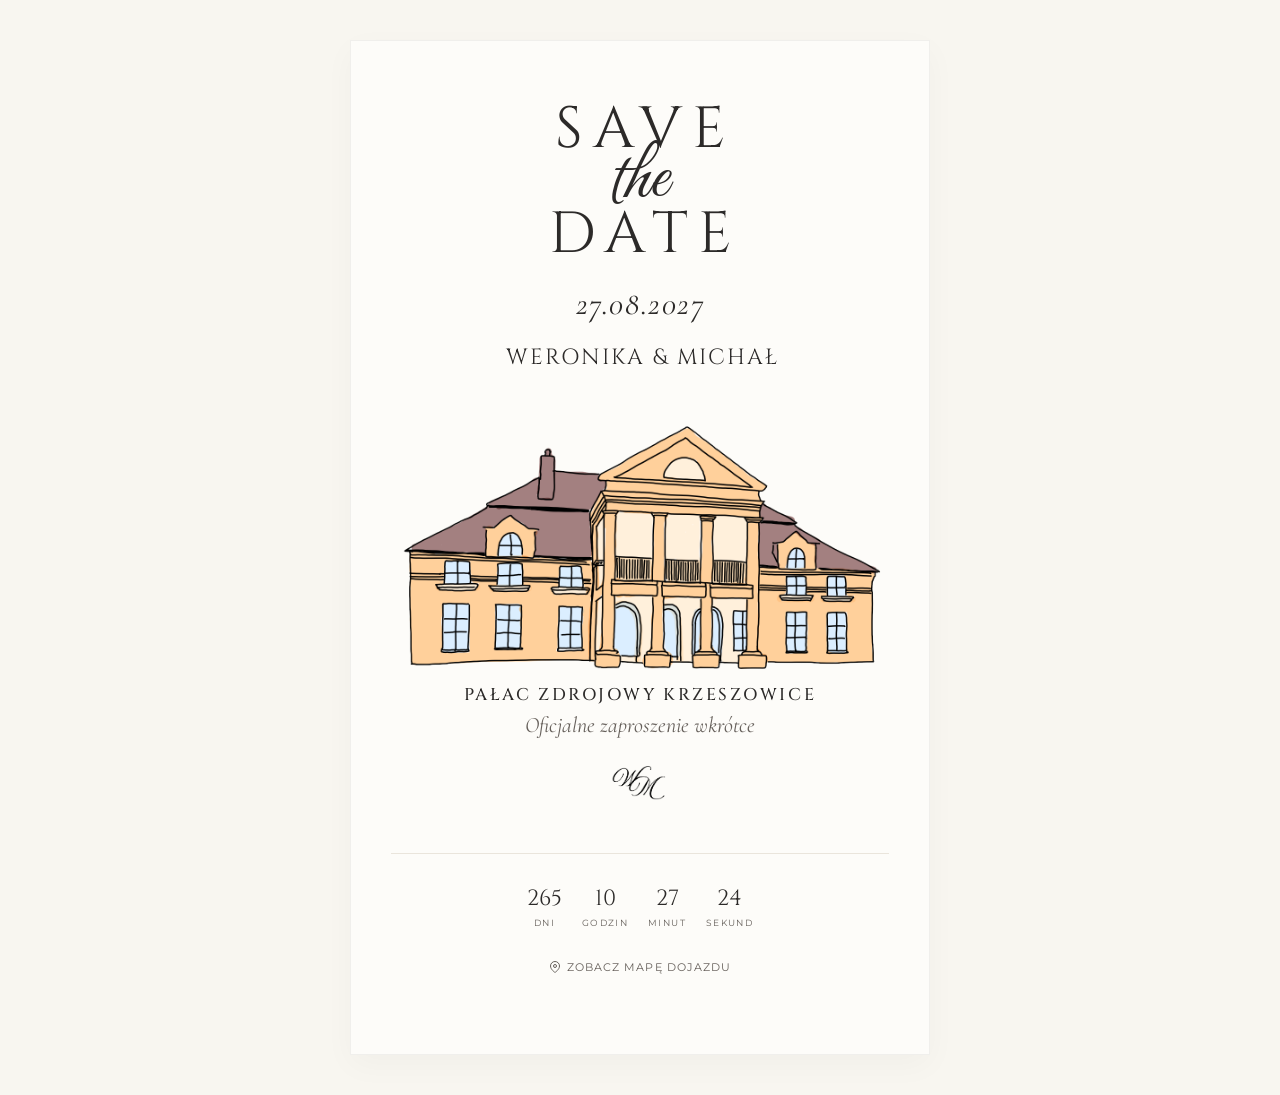
<file: x9f2-9k1a-pl98/index.html>
<!DOCTYPE html>
<html lang="pl">
<head>
  <meta charset="UTF-8">
  <meta name="viewport" content="width=device-width, initial-scale=1.0">
  <title>Save the Date - Weronika & Michał</title>
  <link rel="preconnect" href="https://fonts.googleapis.com">
  <link rel="preconnect" href="https://fonts.gstatic.com" crossorigin>
  <link href="https://fonts.googleapis.com/css2?family=Cinzel:wght@400;500;600&family=Cormorant+Garamond:ital,wght@0,400;0,600;1,400;1,600&family=Great+Vibes&family=Montserrat:wght@300;400&display=swap" rel="stylesheet">
  <link rel="stylesheet" href="style.css">
</head>
<body>

  <div class="card-container">

    <!-- NAGŁÓWEK -->
    <div class="header-group">
      <div class="title-save">SAVE</div>
      <div class="title-the">the</div>
      <div class="title-date">DATE</div>
    </div>

    <!-- DATA I IMIONA -->
    <div class="date-display">27.08.2027</div>
    <div class="names-display">WERONIKA & MICHAŁ</div>

    <!-- ILUSTRACJA PAŁACU I WIANEK SVG -->
    <div class="illustration-wrapper">
        <img class="palace-svg" src="img/palac.png" alt="Ilustracja">
    </div>

    <!-- LOKALIZACJA -->
    <div class="location-title">Pałac Zdrojowy Krzeszowice</div>

    <div class="subtitle-note">Oficjalne zaproszenie wkrótce</div>

    <!-- MONOGRAM -->
    <div class="monogram-wrapper">
        <img class="monogram-svg" src="img/inicjaly.png" alt="Inicjaly">
    </div>

    <!-- ODLICZANIE CZASU I AKCJE -->
    <div class="countdown-section">
      <div class="countdown-grid">
        <div class="countdown-item">
          <span class="countdown-num" id="days">---</span>
          <span class="countdown-label">Dni</span>
        </div>
        <div class="countdown-item">
          <span class="countdown-num" id="hours">--</span>
          <span class="countdown-label">Godzin</span>
        </div>
        <div class="countdown-item">
          <span class="countdown-num" id="minutes">--</span>
          <span class="countdown-label">Minut</span>
        </div>
        <div class="countdown-item">
          <span class="countdown-num" id="seconds">--</span>
          <span class="countdown-label">Sekund</span>
        </div>
      </div>
      <!-- LINK DO MAPY -->
      <a href="https://maps.google.com/?q=Palac+Zdrojowy+Krzeszowice" target="_blank" class="map-link">
        <svg width="12" height="12" viewBox="0 0 24 24" fill="none" stroke="currentColor" stroke-width="2">
          <path d="M21 10c0 7-9 13-9 13s-9-6-9-13a9 9 0 0 1 18 0z"></path>
          <circle cx="12" cy="10" r="3"></circle>
        </svg>
        Zobacz mapę dojazdu
      </a>
    </div>
  </div>

  <script>
    // Odliczanie do 27.08.2027
    const targetDate = new Date('2027-08-27T16:00:00').getTime();

    function updateCountdown() {
      const now = new Date().getTime();
      const difference = targetDate - now;

      if (difference > 0) {
        const days = Math.floor(difference / (1000 * 60 * 60 * 24));
        const hours = Math.floor((difference % (1000 * 60 * 60 * 24)) / (1000 * 60 * 60));
        const minutes = Math.floor((difference % (1000 * 60 * 60)) / (1000 * 60));
        const seconds = Math.floor((difference % (1000 * 60)) / 1000);

        document.getElementById('days').innerText = days;
        document.getElementById('hours').innerText = hours < 10 ? '0' + hours : hours;
        document.getElementById('minutes').innerText = minutes < 10 ? '0' + minutes : minutes;
        document.getElementById('seconds').innerText = seconds < 10 ? '0' + seconds : seconds;
      } else {
        document.getElementById('days').innerText = '0';
        document.getElementById('hours').innerText = '00';
        document.getElementById('minutes').innerText = '00';
        document.getElementById('seconds').innerText = '00';
      }
    }

    setInterval(updateCountdown, 1000);
    updateCountdown();
  </script>
</body>
</html>
</file>
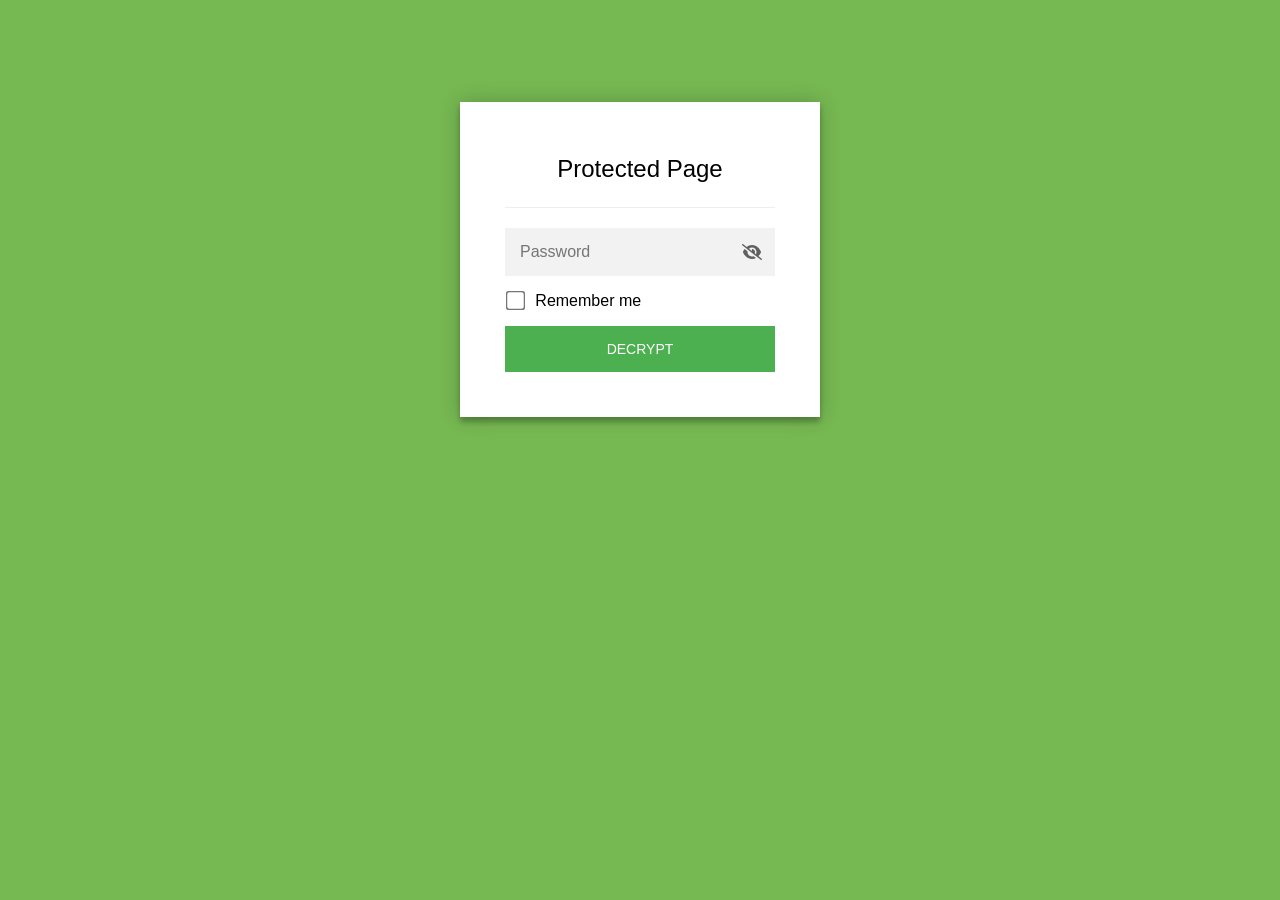
<file: x9f2-9k1a-pl98/encrypted.html>
<!DOCTYPE html>
<html class="staticrypt-html">
    <head>
        <meta charset="utf-8" />
        <title>Protected Page</title>
        <meta name="viewport" content="width=device-width, initial-scale=1" />

        <!-- do not cache this page -->
        <meta http-equiv="cache-control" content="max-age=0" />
        <meta http-equiv="cache-control" content="no-cache" />
        <meta http-equiv="expires" content="0" />
        <meta http-equiv="expires" content="Tue, 01 Jan 1980 1:00:00 GMT" />
        <meta http-equiv="pragma" content="no-cache" />

        <style>
            .staticrypt-hr {
                margin-top: 20px;
                margin-bottom: 20px;
                border: 0;
                border-top: 1px solid #eee;
            }

            .staticrypt-page {
                width: 360px;
                padding: 8% 0 0;
                margin: auto;
                box-sizing: border-box;
            }

            .staticrypt-form {
                position: relative;
                z-index: 1;
                background: #ffffff;
                max-width: 360px;
                margin: 0 auto 100px;
                padding: 45px;
                text-align: center;
                box-shadow: 0 0 20px 0 rgba(0, 0, 0, 0.2), 0 5px 5px 0 rgba(0, 0, 0, 0.24);
            }

            .staticrypt-form input[type="password"],
            input[type="text"] {
                background: inherit;
                border: 0;
                box-sizing: border-box; /* This ensures padding is included in the total width */
                font-size: 14px;
                outline: 0;
                padding: 15px 30px 15px 15px; /* Adjust the padding to ensure there is space for the icon */
                width: 100%;
            }

            .staticrypt-password-container {
                position: relative;
                outline: 0;
                background: #f2f2f2;
                width: 100%;
                border: 0;
                margin: 0 0 15px;
                box-sizing: border-box;
            }

            .staticrypt-toggle-password-visibility {
                cursor: pointer;
                height: 20px;
                opacity: 60%;
                padding: 13px;
                position: absolute;
                right: 0;
                top: 50%;
                transform: translateY(-50%);
                width: 20px;
            }

            .staticrypt-form .staticrypt-decrypt-button {
                text-transform: uppercase;
                outline: 0;
                background: #4CAF50;
                width: 100%;
                border: 0;
                padding: 15px;
                color: #ffffff;
                font-size: 14px;
                cursor: pointer;
            }

            .staticrypt-form .staticrypt-decrypt-button:hover,
            .staticrypt-form .staticrypt-decrypt-button:active,
            .staticrypt-form .staticrypt-decrypt-button:focus {
                background: #4CAF50;
                filter: brightness(92%);
            }

            .staticrypt-html {
                height: 100%;
            }

            .staticrypt-body {
                height: 100%;
                margin: 0;
            }

            .staticrypt-content {
                height: 100%;
                margin-bottom: 1em;
                background: #76B852;
                font-family: "Arial", sans-serif;
                -webkit-font-smoothing: antialiased;
                -moz-osx-font-smoothing: grayscale;
            }

            .staticrypt-instructions {
                margin-top: -1em;
                margin-bottom: 1em;
            }

            .staticrypt-title {
                font-size: 1.5em;
            }

            label.staticrypt-remember {
                display: flex;
                align-items: center;
                margin-bottom: 1em;
            }

            .staticrypt-remember input[type="checkbox"] {
                transform: scale(1.5);
                margin-right: 1em;
            }

            .hidden {
                display: none !important;
            }

            .staticrypt-spinner-container {
                height: 100%;
                display: flex;
                align-items: center;
                justify-content: center;
            }

            .staticrypt-spinner {
                display: inline-block;
                width: 2rem;
                height: 2rem;
                vertical-align: text-bottom;
                border: 0.25em solid gray;
                border-right-color: transparent;
                border-radius: 50%;
                -webkit-animation: spinner-border 0.75s linear infinite;
                animation: spinner-border 0.75s linear infinite;
                animation-duration: 0.75s;
                animation-timing-function: linear;
                animation-delay: 0s;
                animation-iteration-count: infinite;
                animation-direction: normal;
                animation-fill-mode: none;
                animation-play-state: running;
                animation-name: spinner-border;
            }

            @keyframes spinner-border {
                100% {
                    transform: rotate(360deg);
                }
            }

            @media screen and (-webkit-min-device-pixel-ratio: 0) {
                .staticrypt-form input[type="password"],
                input[type="text"] {
                    font-size: 16px;
                }
            }
        </style>
    </head>

    <body class="staticrypt-body">
        <div id="staticrypt_loading" class="staticrypt-spinner-container">
            <div class="staticrypt-spinner"></div>
        </div>

        <div id="staticrypt_content" class="staticrypt-content hidden">
            <div class="staticrypt-page">
                <div class="staticrypt-form">
                    <div class="staticrypt-instructions">
                        <p class="staticrypt-title">Protected Page</p>
                        <p></p>
                    </div>

                    <hr class="staticrypt-hr" />

                    <form id="staticrypt-form" action="#" method="post">
                        <div class="staticrypt-password-container">
                            <input
                                id="staticrypt-password"
                                type="password"
                                name="password"
                                placeholder="Password"
                                autofocus
                            />

                            <img
                                class="staticrypt-toggle-password-visibility"
                                alt="template_toggle_show"
                                title="template_toggle_show"
                                src="[data-uri]"
                            />
                        </div>

                        <label id="staticrypt-remember-label" class="staticrypt-remember hidden">
                            <input id="staticrypt-remember" type="checkbox" name="remember" />
                            Remember me
                        </label>

                        <input type="submit" class="staticrypt-decrypt-button" value="DECRYPT" />
                    </form>
                </div>
            </div>
        </div>

        <script>
            // these variables will be filled when generating the file - the template format is 'variable_name'
            const staticryptInitiator =
            ((function(){
  const exports = {};
  const cryptoEngine = ((function(){
  const exports = {};
  const { subtle } = crypto;

const IV_BITS = 16 * 8;
const HEX_BITS = 4;
const ENCRYPTION_ALGO = "AES-CBC";

/**
 * Translates between utf8 encoded hexadecimal strings
 * and Uint8Array bytes.
 */
const HexEncoder = {
    /**
     * hex string -> bytes
     * @param {string} hexString
     * @returns {Uint8Array}
     */
    parse: function (hexString) {
        if (hexString.length % 2 !== 0) throw "Invalid hexString";
        const arrayBuffer = new Uint8Array(hexString.length / 2);

        for (let i = 0; i < hexString.length; i += 2) {
            const byteValue = parseInt(hexString.substring(i, i + 2), 16);
            if (isNaN(byteValue)) {
                throw "Invalid hexString";
            }
            arrayBuffer[i / 2] = byteValue;
        }
        return arrayBuffer;
    },

    /**
     * bytes -> hex string
     * @param {Uint8Array} bytes
     * @returns {string}
     */
    stringify: function (bytes) {
        const hexBytes = [];

        for (let i = 0; i < bytes.length; ++i) {
            let byteString = bytes[i].toString(16);
            if (byteString.length < 2) {
                byteString = "0" + byteString;
            }
            hexBytes.push(byteString);
        }
        return hexBytes.join("");
    },
};

/**
 * Translates between utf8 strings and Uint8Array bytes.
 */
const UTF8Encoder = {
    parse: function (str) {
        return new TextEncoder().encode(str);
    },

    stringify: function (bytes) {
        return new TextDecoder().decode(bytes);
    },
};

/**
 * Salt and encrypt a msg with a password.
 */
async function encrypt(msg, hashedPassword) {
    // Must be 16 bytes, unpredictable, and preferably cryptographically random. However, it need not be secret.
    // https://developer.mozilla.org/en-US/docs/Web/API/SubtleCrypto/encrypt#parameters
    const iv = crypto.getRandomValues(new Uint8Array(IV_BITS / 8));

    const key = await subtle.importKey("raw", HexEncoder.parse(hashedPassword), ENCRYPTION_ALGO, false, ["encrypt"]);

    const encrypted = await subtle.encrypt(
        {
            name: ENCRYPTION_ALGO,
            iv: iv,
        },
        key,
        UTF8Encoder.parse(msg)
    );

    // iv will be 32 hex characters, we prepend it to the ciphertext for use in decryption
    return HexEncoder.stringify(iv) + HexEncoder.stringify(new Uint8Array(encrypted));
}
exports.encrypt = encrypt;

/**
 * Decrypt a salted msg using a password.
 *
 * @param {string} encryptedMsg
 * @param {string} hashedPassword
 * @returns {Promise<string>}
 */
async function decrypt(encryptedMsg, hashedPassword) {
    const ivLength = IV_BITS / HEX_BITS;
    const iv = HexEncoder.parse(encryptedMsg.substring(0, ivLength));
    const encrypted = encryptedMsg.substring(ivLength);

    const key = await subtle.importKey("raw", HexEncoder.parse(hashedPassword), ENCRYPTION_ALGO, false, ["decrypt"]);

    const outBuffer = await subtle.decrypt(
        {
            name: ENCRYPTION_ALGO,
            iv: iv,
        },
        key,
        HexEncoder.parse(encrypted)
    );

    return UTF8Encoder.stringify(new Uint8Array(outBuffer));
}
exports.decrypt = decrypt;

/**
 * Salt and hash the password so it can be stored in localStorage without opening a password reuse vulnerability.
 *
 * @param {string} password
 * @param {string} salt
 * @returns {Promise<string>}
 */
async function hashPassword(password, salt) {
    // we hash the password in multiple steps, each adding more iterations. This is because we used to allow less
    // iterations, so for backward compatibility reasons, we need to support going from that to more iterations.
    let hashedPassword = await hashLegacyRound(password, salt);

    hashedPassword = await hashSecondRound(hashedPassword, salt);

    return hashThirdRound(hashedPassword, salt);
}
exports.hashPassword = hashPassword;

/**
 * This hashes the password with 1k iterations. This is a low number, we need this function to support backwards
 * compatibility.
 *
 * @param {string} password
 * @param {string} salt
 * @returns {Promise<string>}
 */
function hashLegacyRound(password, salt) {
    return pbkdf2(password, salt, 1000, "SHA-1");
}
exports.hashLegacyRound = hashLegacyRound;

/**
 * Add a second round of iterations. This is because we used to use 1k, so for backwards compatibility with
 * remember-me/autodecrypt links, we need to support going from that to more iterations.
 *
 * @param hashedPassword
 * @param salt
 * @returns {Promise<string>}
 */
function hashSecondRound(hashedPassword, salt) {
    return pbkdf2(hashedPassword, salt, 14000, "SHA-256");
}
exports.hashSecondRound = hashSecondRound;

/**
 * Add a third round of iterations to bring total number to 600k. This is because we used to use 1k, then 15k, so for
 * backwards compatibility with remember-me/autodecrypt links, we need to support going from that to more iterations.
 *
 * @param hashedPassword
 * @param salt
 * @returns {Promise<string>}
 */
function hashThirdRound(hashedPassword, salt) {
    return pbkdf2(hashedPassword, salt, 585000, "SHA-256");
}
exports.hashThirdRound = hashThirdRound;

/**
 * Salt and hash the password so it can be stored in localStorage without opening a password reuse vulnerability.
 *
 * @param {string} password
 * @param {string} salt
 * @param {int} iterations
 * @param {string} hashAlgorithm
 * @returns {Promise<string>}
 */
async function pbkdf2(password, salt, iterations, hashAlgorithm) {
    const key = await subtle.importKey("raw", UTF8Encoder.parse(password), "PBKDF2", false, ["deriveBits"]);

    const keyBytes = await subtle.deriveBits(
        {
            name: "PBKDF2",
            hash: hashAlgorithm,
            iterations,
            salt: UTF8Encoder.parse(salt),
        },
        key,
        256
    );

    return HexEncoder.stringify(new Uint8Array(keyBytes));
}

function generateRandomSalt() {
    const bytes = crypto.getRandomValues(new Uint8Array(128 / 8));

    return HexEncoder.stringify(new Uint8Array(bytes));
}
exports.generateRandomSalt = generateRandomSalt;

async function signMessage(hashedPassword, message) {
    const key = await subtle.importKey(
        "raw",
        HexEncoder.parse(hashedPassword),
        {
            name: "HMAC",
            hash: "SHA-256",
        },
        false,
        ["sign"]
    );
    const signature = await subtle.sign("HMAC", key, UTF8Encoder.parse(message));

    return HexEncoder.stringify(new Uint8Array(signature));
}
exports.signMessage = signMessage;

function getRandomAlphanum() {
    const possibleCharacters = "abcdefghijklmnopqrstuvwxyzABCDEFGHIJKLMNOPQRSTUVWXYZ0123456789";

    let byteArray;
    let parsedInt;

    // Keep generating new random bytes until we get a value that falls
    // within a range that can be evenly divided by possibleCharacters.length
    do {
        byteArray = crypto.getRandomValues(new Uint8Array(1));
        // extract the lowest byte to get an int from 0 to 255 (probably unnecessary, since we're only generating 1 byte)
        parsedInt = byteArray[0] & 0xff;
    } while (parsedInt >= 256 - (256 % possibleCharacters.length));

    // Take the modulo of the parsed integer to get a random number between 0 and totalLength - 1
    const randomIndex = parsedInt % possibleCharacters.length;

    return possibleCharacters[randomIndex];
}

/**
 * Generate a random string of a given length.
 *
 * @param {int} length
 * @returns {string}
 */
function generateRandomString(length) {
    let randomString = "";

    for (let i = 0; i < length; i++) {
        randomString += getRandomAlphanum();
    }

    return randomString;
}
exports.generateRandomString = generateRandomString;

  return exports;
})());
const codec = ((function(){
  const exports = {};
  /**
 * Initialize the codec with the provided cryptoEngine - this return functions to encode and decode messages.
 *
 * @param cryptoEngine - the engine to use for encryption / decryption
 */
function init(cryptoEngine) {
    const exports = {};

    /**
     * Top-level function for encoding a message.
     * Includes password hashing, encryption, and signing.
     *
     * @param {string} msg
     * @param {string} password
     * @param {string} salt
     *
     * @returns {string} The encoded text
     */
    async function encode(msg, password, salt) {
        const hashedPassword = await cryptoEngine.hashPassword(password, salt);

        const encrypted = await cryptoEngine.encrypt(msg, hashedPassword);

        // we use the hashed password in the HMAC because this is effectively what will be used a password (so we can store
        // it in localStorage safely, we don't use the clear text password)
        const hmac = await cryptoEngine.signMessage(hashedPassword, encrypted);

        return hmac + encrypted;
    }
    exports.encode = encode;

    /**
     * Encode using a password that has already been hashed. This is useful to encode multiple messages in a row, that way
     * we don't need to hash the password multiple times.
     *
     * @param {string} msg
     * @param {string} hashedPassword
     *
     * @returns {string} The encoded text
     */
    async function encodeWithHashedPassword(msg, hashedPassword) {
        const encrypted = await cryptoEngine.encrypt(msg, hashedPassword);

        // we use the hashed password in the HMAC because this is effectively what will be used a password (so we can store
        // it in localStorage safely, we don't use the clear text password)
        const hmac = await cryptoEngine.signMessage(hashedPassword, encrypted);

        return hmac + encrypted;
    }
    exports.encodeWithHashedPassword = encodeWithHashedPassword;

    /**
     * Top-level function for decoding a message.
     * Includes signature check and decryption.
     *
     * @param {string} signedMsg
     * @param {string} hashedPassword
     * @param {string} salt
     * @param {int} backwardCompatibleAttempt
     * @param {string} originalPassword
     *
     * @returns {Object} {success: true, decoded: string} | {success: false, message: string}
     */
    async function decode(signedMsg, hashedPassword, salt, backwardCompatibleAttempt = 0, originalPassword = "") {
        const encryptedHMAC = signedMsg.substring(0, 64);
        const encryptedMsg = signedMsg.substring(64);
        const decryptedHMAC = await cryptoEngine.signMessage(hashedPassword, encryptedMsg);

        if (decryptedHMAC !== encryptedHMAC) {
            // we have been raising the number of iterations in the hashing algorithm multiple times, so to support the old
            // remember-me/autodecrypt links we need to try bringing the old hashes up to speed.
            originalPassword = originalPassword || hashedPassword;
            if (backwardCompatibleAttempt === 0) {
                const updatedHashedPassword = await cryptoEngine.hashThirdRound(originalPassword, salt);

                return decode(signedMsg, updatedHashedPassword, salt, backwardCompatibleAttempt + 1, originalPassword);
            }
            if (backwardCompatibleAttempt === 1) {
                let updatedHashedPassword = await cryptoEngine.hashSecondRound(originalPassword, salt);
                updatedHashedPassword = await cryptoEngine.hashThirdRound(updatedHashedPassword, salt);

                return decode(signedMsg, updatedHashedPassword, salt, backwardCompatibleAttempt + 1, originalPassword);
            }

            return { success: false, message: "Signature mismatch" };
        }

        return {
            success: true,
            decoded: await cryptoEngine.decrypt(encryptedMsg, hashedPassword),
        };
    }
    exports.decode = decode;

    return exports;
}
exports.init = init;

  return exports;
})());
const decode = codec.init(cryptoEngine).decode;

/**
 * Initialize the staticrypt module, that exposes functions callbable by the password_template.
 *
 * @param {{
 *  staticryptEncryptedMsgUniqueVariableName: string,
 *  isRememberEnabled: boolean,
 *  rememberDurationInDays: number,
 *  staticryptSaltUniqueVariableName: string,
 * }} staticryptConfig - object of data that is stored on the password_template at encryption time.
 *
 * @param {{
 *  rememberExpirationKey: string,
 *  rememberPassphraseKey: string,
 *  replaceHtmlCallback: function,
 *  clearLocalStorageCallback: function,
 * }} templateConfig - object of data that can be configured by a custom password_template.
 */
function init(staticryptConfig, templateConfig) {
    const exports = {};

    /**
     * Decrypt our encrypted page, replace the whole HTML.
     *
     * @param {string} hashedPassword
     * @returns {Promise<boolean>}
     */
    async function decryptAndReplaceHtml(hashedPassword) {
        const { staticryptEncryptedMsgUniqueVariableName, staticryptSaltUniqueVariableName } = staticryptConfig;
        const { replaceHtmlCallback } = templateConfig;

        const result = await decode(
            staticryptEncryptedMsgUniqueVariableName,
            hashedPassword,
            staticryptSaltUniqueVariableName
        );
        if (!result.success) {
            return false;
        }
        const plainHTML = result.decoded;

        // if the user configured a callback call it, otherwise just replace the whole HTML
        if (typeof replaceHtmlCallback === "function") {
            replaceHtmlCallback(plainHTML);
        } else {
            document.write(plainHTML);
            document.close();
        }

        return true;
    }

    /**
     * Attempt to decrypt the page and replace the whole HTML.
     *
     * @param {string} password
     * @param {boolean} isRememberChecked
     *
     * @returns {Promise<{isSuccessful: boolean, hashedPassword?: string}>} - we return an object, so that if we want to
     *   expose more information in the future we can do it without breaking the password_template
     */
    async function handleDecryptionOfPage(password, isRememberChecked) {
        const { staticryptSaltUniqueVariableName } = staticryptConfig;

        // decrypt and replace the whole page
        const hashedPassword = await cryptoEngine.hashPassword(password, staticryptSaltUniqueVariableName);
        return handleDecryptionOfPageFromHash(hashedPassword, isRememberChecked);
    }
    exports.handleDecryptionOfPage = handleDecryptionOfPage;

    async function handleDecryptionOfPageFromHash(hashedPassword, isRememberChecked) {
        const { isRememberEnabled, rememberDurationInDays } = staticryptConfig;
        const { rememberExpirationKey, rememberPassphraseKey } = templateConfig;

        const isDecryptionSuccessful = await decryptAndReplaceHtml(hashedPassword);

        if (!isDecryptionSuccessful) {
            return {
                isSuccessful: false,
                hashedPassword,
            };
        }

        // remember the hashedPassword and set its expiration if necessary
        if (isRememberEnabled && isRememberChecked) {
            window.localStorage.setItem(rememberPassphraseKey, hashedPassword);

            // set the expiration if the duration isn't 0 (meaning no expiration)
            if (rememberDurationInDays > 0) {
                window.localStorage.setItem(
                    rememberExpirationKey,
                    (new Date().getTime() + rememberDurationInDays * 24 * 60 * 60 * 1000).toString()
                );
            }
        }

        return {
            isSuccessful: true,
            hashedPassword,
        };
    }
    exports.handleDecryptionOfPageFromHash = handleDecryptionOfPageFromHash;

    /**
     * Clear localstorage from staticrypt related values
     */
    function clearLocalStorage() {
        const { clearLocalStorageCallback, rememberExpirationKey, rememberPassphraseKey } = templateConfig;

        if (typeof clearLocalStorageCallback === "function") {
            clearLocalStorageCallback();
        } else {
            localStorage.removeItem(rememberPassphraseKey);
            localStorage.removeItem(rememberExpirationKey);
        }
    }

    async function handleDecryptOnLoad() {
        let isSuccessful = await decryptOnLoadFromUrl();

        if (!isSuccessful) {
            isSuccessful = await decryptOnLoadFromRememberMe();
        }

        return { isSuccessful };
    }
    exports.handleDecryptOnLoad = handleDecryptOnLoad;

    /**
     * Clear storage if we are logging out
     *
     * @returns {boolean} - whether we logged out
     */
    function logoutIfNeeded() {
        const logoutKey = "staticrypt_logout";

        // handle logout through query param
        const queryParams = new URLSearchParams(window.location.search);
        if (queryParams.has(logoutKey)) {
            clearLocalStorage();
            return true;
        }

        // handle logout through URL fragment
        const hash = window.location.hash.substring(1);
        if (hash.includes(logoutKey)) {
            clearLocalStorage();
            return true;
        }

        return false;
    }

    /**
     * To be called on load: check if we want to try to decrypt and replace the HTML with the decrypted content, and
     * try to do it if needed.
     *
     * @returns {Promise<boolean>} true if we derypted and replaced the whole page, false otherwise
     */
    async function decryptOnLoadFromRememberMe() {
        const { rememberDurationInDays } = staticryptConfig;
        const { rememberExpirationKey, rememberPassphraseKey } = templateConfig;

        // if we are login out, terminate
        if (logoutIfNeeded()) {
            return false;
        }

        // if there is expiration configured, check if we're not beyond the expiration
        if (rememberDurationInDays && rememberDurationInDays > 0) {
            const expiration = localStorage.getItem(rememberExpirationKey),
                isExpired = expiration && new Date().getTime() > parseInt(expiration);

            if (isExpired) {
                clearLocalStorage();
                return false;
            }
        }

        const hashedPassword = localStorage.getItem(rememberPassphraseKey);

        if (hashedPassword) {
            // try to decrypt
            const isDecryptionSuccessful = await decryptAndReplaceHtml(hashedPassword);

            // if the decryption is unsuccessful the password might be wrong - silently clear the saved data and let
            // the user fill the password form again
            if (!isDecryptionSuccessful) {
                clearLocalStorage();
                return false;
            }

            return true;
        }

        return false;
    }

    async function decryptOnLoadFromUrl() {
        const passwordKey = "staticrypt_pwd";
        const rememberMeKey = "remember_me";

        // try to get the password from the query param (for backward compatibility - we now want to avoid this method,
        // since it sends the hashed password to the server which isn't needed)
        const queryParams = new URLSearchParams(window.location.search);
        const hashedPasswordQuery = queryParams.get(passwordKey);
        const rememberMeQuery = queryParams.get(rememberMeKey);

        const urlFragment = window.location.hash.substring(1);
        // get the password from the url fragment
        const hashedPasswordRegexMatch = urlFragment.match(new RegExp(passwordKey + "=([^&]*)"));
        const hashedPasswordFragment = hashedPasswordRegexMatch ? hashedPasswordRegexMatch[1] : null;
        const rememberMeFragment = urlFragment.includes(rememberMeKey);

        const hashedPassword = hashedPasswordFragment || hashedPasswordQuery;
        const rememberMe = rememberMeFragment || rememberMeQuery;

        if (hashedPassword) {
            return handleDecryptionOfPageFromHash(hashedPassword, rememberMe);
        }

        return false;
    }

    return exports;
}
exports.init = init;

  return exports;
})());
        ;
            const templateError = "template_error",
                templateToggleAltShow = "template_toggle_show",
                templateToggleAltHide = "template_toggle_hide",
                isRememberEnabled = true,
                staticryptConfig = {"staticryptEncryptedMsgUniqueVariableName":"[base64]","isRememberEnabled":true,"rememberDurationInDays":0,"staticryptSaltUniqueVariableName":"39c2598e07778d338868ded59f49a965"};

            // you can edit these values to customize some of the behavior of StatiCrypt
            const templateConfig = {
                rememberExpirationKey: "staticrypt_expiration",
                rememberPassphraseKey: "staticrypt_passphrase",
                replaceHtmlCallback: null,
                clearLocalStorageCallback: null,
            };

            // init the staticrypt engine
            const staticrypt = staticryptInitiator.init(staticryptConfig, templateConfig);

            // try to automatically decrypt on load if there is a saved password
            window.onload = async function () {
                const { isSuccessful } = await staticrypt.handleDecryptOnLoad();

                // if we didn't decrypt anything on load, show the password prompt. Otherwise the content has already been
                // replaced, no need to do anything
                if (!isSuccessful) {
                    // hide loading screen
                    document.getElementById("staticrypt_loading").classList.add("hidden");
                    document.getElementById("staticrypt_content").classList.remove("hidden");
                    document.getElementById("staticrypt-password").focus();

                    // show the remember me checkbox
                    if (isRememberEnabled) {
                        document.getElementById("staticrypt-remember-label").classList.remove("hidden");
                    }
                }
            };

            // toggle password visibility
            const toggleIcon = document.querySelector(".staticrypt-toggle-password-visibility");
            // these two icons are coming from FontAwesome
            const imgSrcEyeClosed =
                "[data-uri]";
            const imgSrcEyeOpened =
                "[data-uri]";
            toggleIcon.addEventListener("click", function () {
                const passwordInput = document.getElementById("staticrypt-password");
                if (passwordInput.type === "password") {
                    passwordInput.type = "text";
                    toggleIcon.src = imgSrcEyeOpened;
                    toggleIcon.alt = templateToggleAltHide;
                    toggleIcon.title = templateToggleAltHide;
                } else {
                    passwordInput.type = "password";
                    toggleIcon.src = imgSrcEyeClosed;
                    toggleIcon.alt = templateToggleAltShow;
                    toggleIcon.title = templateToggleAltShow;
                }
            });

            // handle password form submission
            document.getElementById("staticrypt-form").addEventListener("submit", async function (e) {
                e.preventDefault();

                const password = document.getElementById("staticrypt-password").value,
                    isRememberChecked = document.getElementById("staticrypt-remember").checked;

                const { isSuccessful } = await staticrypt.handleDecryptionOfPage(password, isRememberChecked);

                if (!isSuccessful) {
                    alert(templateError);
                }
            });
        </script>
    </body>
</html>
</file>
<file: x9f2-9k1a-pl98/style.css>
:root {
    --bg-color: #f8f6f0;
    --text-main: #2c2a29;
    --text-muted: #66605b;
    --accent-gold: #c5a059;
    --font-title: 'Cinzel', serif;
    --font-script: 'Great Vibes', cursive;
    --font-body: 'Cormorant Garamond', serif;
    --font-sans: 'Montserrat', sans-serif;
  }

  * {
    box-sizing: border-box;
    margin: 0;
    padding: 0;
  }

  body {
    background-color: var(--bg-color);
    color: var(--text-main);
    font-family: var(--font-body);
    min-height: 100vh;
    display: flex;
    justify-content: center;
    align-items: center;
    padding: 40px 20px;
    -webkit-font-smoothing: antialiased;
  }

  .card-container {
    width: 100%;
    max-width: 580px;
    background-color: #fdfcf9;
    padding: 60px 40px;
    box-shadow: 0 10px 30px rgba(0, 0, 0, 0.03);
    border: 1px solid rgba(0, 0, 0, 0.05);
    text-align: center;
    display: flex;
    flex-direction: column;
    align-items: center;
    position: relative;
  }

  /* TYPOGRAFIA HIERARCHIA */

  .header-group {
    margin-bottom: 20px;
    display: flex;
    flex-direction: column;
    align-items: center;
    line-height: 1;
  }

  .title-save,
  .title-date {
    font-family: var(--font-title);
    font-size: clamp(38px, 9vw, 58px);
    font-weight: 400;
    letter-spacing: 0.18em;
    text-indent: 0.18em;
    text-transform: uppercase;
    color: var(--text-main);
  }

  .title-the {
    font-family: var(--font-script);
    font-size: clamp(48px, 11vw, 72px);
    color: var(--text-main);
    margin: -15px 0 -10px 0;
    z-index: 2;
  }

  .date-display {
    font-family: var(--font-body);
    font-size: clamp(24px, 5vw, 32px);
    font-style: italic;
    letter-spacing: 0.05em;
    margin-bottom: 20px;
    color: var(--text-main);
  }

  .names-display {
    font-family: var(--font-title);
    font-size: clamp(16px, 3.5vw, 22px);
    font-weight: 400;
    letter-spacing: 0.09em;
    text-indent: 0.2em;
    text-transform: uppercase;
    margin-bottom: 30px;
    color: var(--text-main);
  }

  /* ILUSTRACJA PAŁACU I WIANEK SVG */

  .palace-svg {
    width: 100%;
    height: auto;
    max-height: 380px;
  }

  /* FOOTER I INFO */

  .location-title {
    font-family: var(--font-title);
    font-size: clamp(13px, 2.8vw, 17px);
    letter-spacing: 0.15em;
    text-transform: uppercase;
    margin-bottom: 6px;
    color: var(--text-main);
    font-weight: 500;
  }

  .map-link {
    display: inline-flex;
    align-items: center;
    gap: 6px;
    font-family: var(--font-sans);
    font-size: 11px;
    letter-spacing: 0.1em;
    text-transform: uppercase;
    color: var(--text-muted);
    text-decoration: none;
    margin-bottom: 20px;
    transition: color 0.3s ease;
  }

  .map-link:hover {
    color: var(--accent-gold);
  }

  .subtitle-note {
    font-family: var(--font-body);
    font-size: clamp(18px, 4vw, 22px);
    font-style: italic;
    color: var(--text-muted);
    margin-bottom: 25px;
  }

  /* MONOGRAM SVG */
  .monogram-wrapper {
    margin-bottom: 35px;
  }

  .monogram-svg {
    width: 60px;
    height: 40px;
    fill: none;
    stroke: var(--text-main);
    stroke-width: 1.2;
  }

  /* ODLICZANIE & SEKCJA PRZYCISKÓW */

  .countdown-section {
    width: 100%;
    border-top: 1px solid #eae5dc;
    padding-top: 30px;
    margin-top: 10px;
  }

  .countdown-grid {
    display: flex;
    justify-content: center;
    gap: 20px;
    margin-bottom: 30px;
  }

  .countdown-item {
    display: flex;
    flex-direction: column;
    align-items: center;
  }

  .countdown-num {
    font-family: var(--font-title);
    font-size: 22px;
    color: var(--text-main);
  }

  .countdown-label {
    font-family: var(--font-sans);
    font-size: 9px;
    letter-spacing: 0.15em;
    text-transform: uppercase;
    color: var(--text-muted);
    margin-top: 4px;
  }

  .actions-group {
    display: flex;
    flex-wrap: wrap;
    gap: 15px;
    justify-content: center;
  }

  .action-btn {
    background: transparent;
    border: 1px solid var(--text-main);
    color: var(--text-main);
    font-family: var(--font-sans);
    font-size: 11px;
    letter-spacing: 0.15em;
    text-transform: uppercase;
    padding: 12px 24px;
    cursor: pointer;
    transition: all 0.3s ease;
    text-decoration: none;
  }

  .action-btn:hover {
    background: var(--text-main);
    color: #ffffff;
  }

  .action-btn.primary {
    background: var(--text-main);
    color: #ffffff;
  }

  .action-btn.primary:hover {
    background: #45423f;
  }

  /* MODAL RSVP */
  .modal-backdrop {
    position: fixed;
    top: 0;
    left: 0;
    width: 100%;
    height: 100%;
    background: rgba(0, 0, 0, 0.4);
    display: flex;
    justify-content: center;
    align-items: center;
    opacity: 0;
    pointer-events: none;
    transition: opacity 0.3s ease;
    z-index: 100;
    padding: 20px;
  }

  .modal-backdrop.active {
    opacity: 1;
    pointer-events: auto;
  }

  .modal-content {
    background: #fdfcf9;
    padding: 40px;
    max-width: 450px;
    width: 100%;
    box-shadow: 0 15px 40px rgba(0,0,0,0.15);
    position: relative;
    text-align: center;
  }

  .modal-title {
    margin-bottom: 15px;
  }

  .modal-close {
    position: absolute;
    top: 15px;
    right: 20px;
    background: none;
    border: none;
    font-size: 24px;
    cursor: pointer;
    color: var(--text-muted);
  }

  .form-group {
    margin-bottom: 20px;
    text-align: left;
  }

  .form-group label {
    display: block;
    font-family: var(--font-sans);
    font-size: 10px;
    letter-spacing: 0.12em;
    text-transform: uppercase;
    margin-bottom: 6px;
    color: var(--text-muted);
  }

  .form-group input,
  .form-group select {
    width: 100%;
    padding: 10px;
    border: 1px solid #dcd6cd;
    background: #fff;
    font-family: var(--font-body);
    font-size: 16px;
  }

  .submit-btn {
    width: 100%;
    margin-top: 10px;
  }

  @media (max-width: 480px) {
    .card-container {
      padding: 40px 20px;
    }
    .countdown-grid {
      gap: 12px;
    }
    .actions-group {
      flex-direction: column;
      width: 100%;
    }
    .action-btn {
      width: 100%;
    }
  }
</file>
